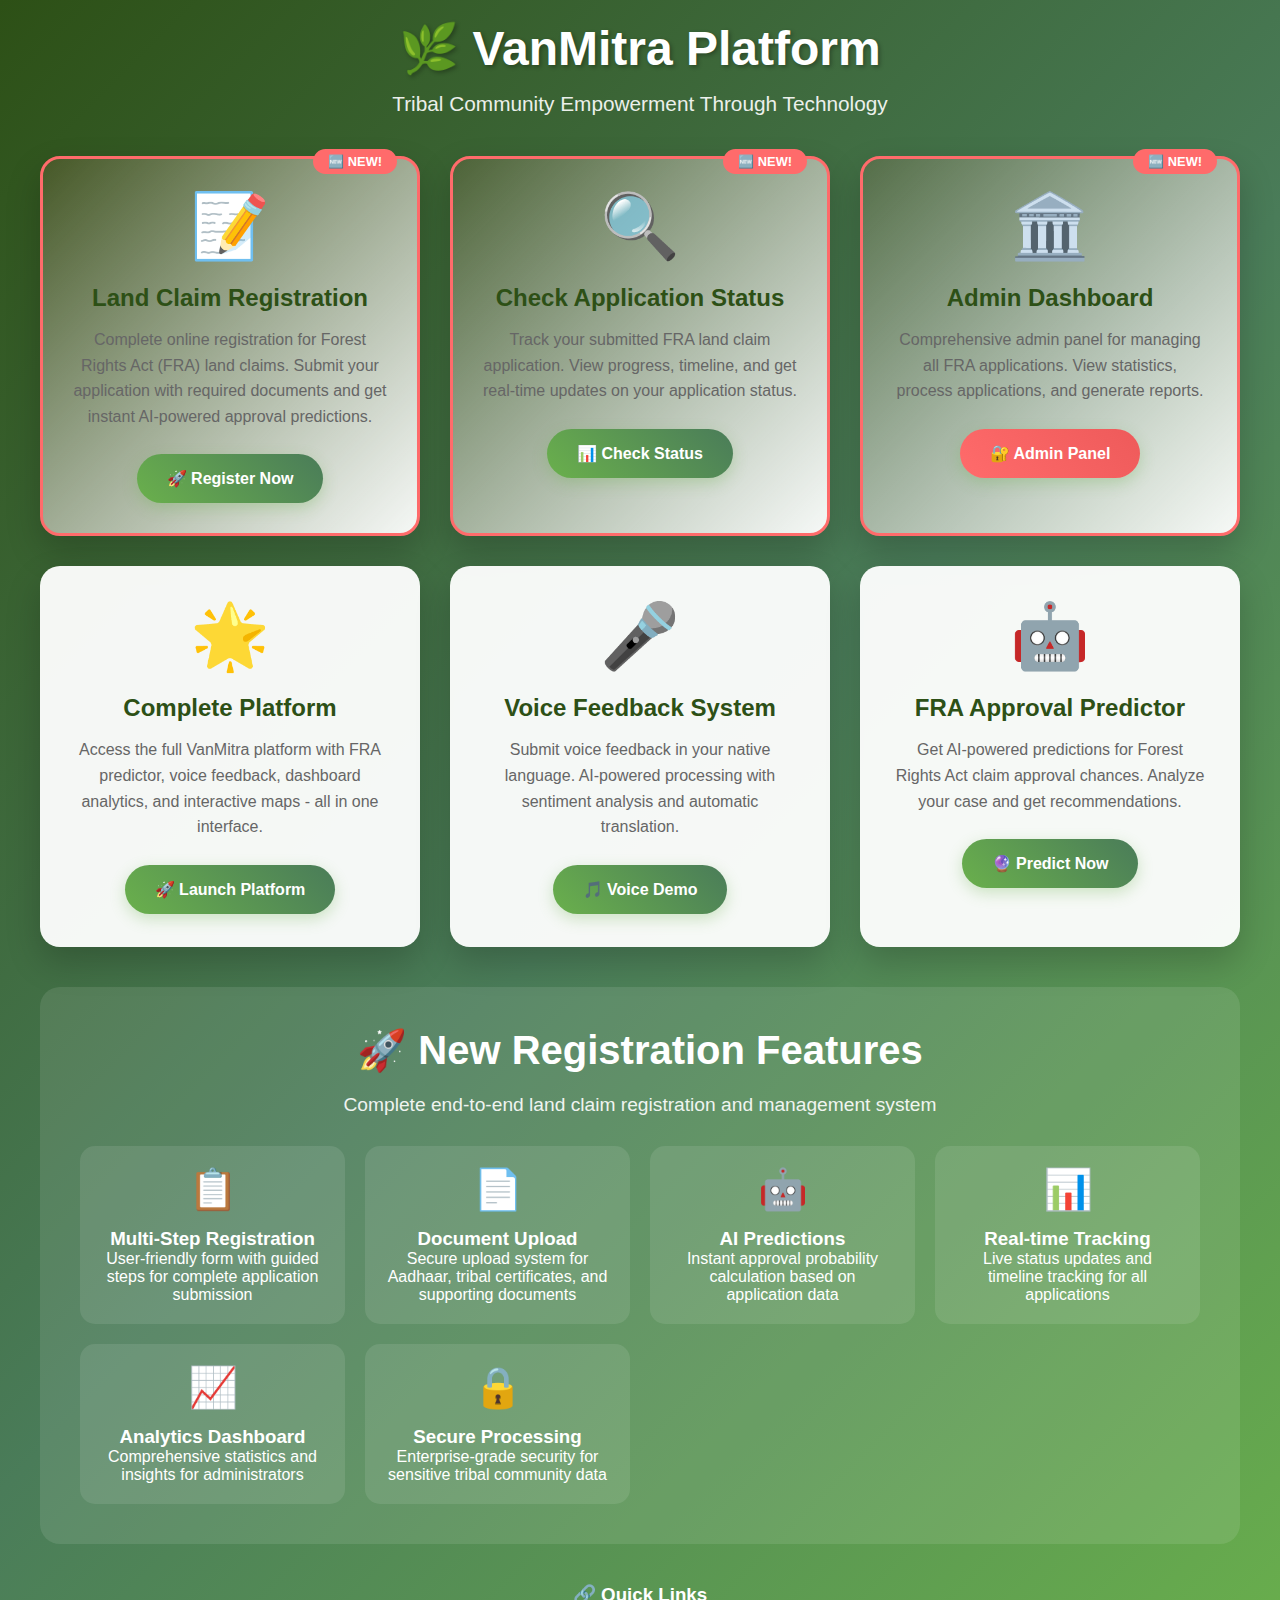
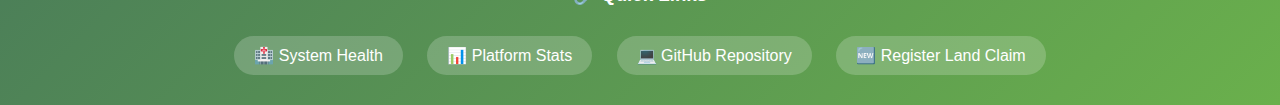
<file: navigation.html>
<!DOCTYPE html>
<html lang="en">
<head>
    <meta charset="UTF-8">
    <meta name="viewport" content="width=device-width, initial-scale=1.0">
    <title>VanMitra - Registration & Navigation</title>
    <style>
        * {
            margin: 0;
            padding: 0;
            box-sizing: border-box;
        }

        body {
            font-family: 'Segoe UI', Tahoma, Geneva, Verdana, sans-serif;
            background: linear-gradient(135deg, #2d5016 0%, #4a7c59 50%, #6ab04c 100%);
            min-height: 100vh;
            padding: 20px;
        }

        .container {
            max-width: 1200px;
            margin: 0 auto;
        }

        .header {
            text-align: center;
            color: white;
            margin-bottom: 40px;
        }

        .header h1 {
            font-size: 3em;
            margin-bottom: 15px;
            text-shadow: 2px 2px 4px rgba(0,0,0,0.3);
        }

        .header p {
            font-size: 1.3em;
            opacity: 0.9;
        }

        .navigation-grid {
            display: grid;
            grid-template-columns: repeat(auto-fit, minmax(350px, 1fr));
            gap: 30px;
            margin-bottom: 40px;
        }

        .nav-card {
            background: rgba(255, 255, 255, 0.95);
            border-radius: 20px;
            padding: 30px;
            text-align: center;
            box-shadow: 0 15px 35px rgba(0,0,0,0.2);
            transition: all 0.3s ease;
            border: 3px solid transparent;
        }

        .nav-card:hover {
            transform: translateY(-10px);
            box-shadow: 0 25px 50px rgba(0,0,0,0.3);
            border-color: #6ab04c;
        }

        .nav-card.new {
            border-color: #ff6b6b;
            background: linear-gradient(135deg, rgba(255, 107, 107, 0.1), rgba(255, 255, 255, 0.95));
        }

        .nav-card.new::before {
            content: '🆕 NEW!';
            position: absolute;
            top: -10px;
            right: 20px;
            background: #ff6b6b;
            color: white;
            padding: 5px 15px;
            border-radius: 20px;
            font-size: 0.8em;
            font-weight: bold;
        }

        .nav-card {
            position: relative;
        }

        .nav-icon {
            font-size: 4em;
            margin-bottom: 20px;
            display: block;
        }

        .nav-title {
            font-size: 1.5em;
            font-weight: bold;
            color: #2d5016;
            margin-bottom: 15px;
        }

        .nav-description {
            color: #666;
            margin-bottom: 25px;
            line-height: 1.6;
        }

        .nav-button {
            display: inline-block;
            padding: 15px 30px;
            background: linear-gradient(45deg, #6ab04c, #4a7c59);
            color: white;
            text-decoration: none;
            border-radius: 30px;
            font-weight: bold;
            transition: all 0.3s ease;
            box-shadow: 0 5px 15px rgba(106, 176, 76, 0.3);
        }

        .nav-button:hover {
            transform: translateY(-3px);
            box-shadow: 0 8px 25px rgba(106, 176, 76, 0.4);
        }

        .nav-button.admin {
            background: linear-gradient(45deg, #ff6b6b, #ee5a5a);
        }

        .nav-button.admin:hover {
            box-shadow: 0 8px 25px rgba(255, 107, 107, 0.4);
        }

        .features-section {
            background: rgba(255, 255, 255, 0.1);
            border-radius: 20px;
            padding: 40px;
            margin-bottom: 30px;
            color: white;
        }

        .features-grid {
            display: grid;
            grid-template-columns: repeat(auto-fit, minmax(250px, 1fr));
            gap: 20px;
            margin-top: 30px;
        }

        .feature-item {
            background: rgba(255, 255, 255, 0.1);
            padding: 20px;
            border-radius: 15px;
            text-align: center;
        }

        .feature-icon {
            font-size: 2.5em;
            margin-bottom: 15px;
            display: block;
        }

        .quick-links {
            text-align: center;
            margin-top: 40px;
        }

        .quick-links a {
            display: inline-block;
            margin: 10px;
            padding: 10px 20px;
            background: rgba(255, 255, 255, 0.2);
            color: white;
            text-decoration: none;
            border-radius: 25px;
            transition: all 0.3s ease;
        }

        .quick-links a:hover {
            background: rgba(255, 255, 255, 0.3);
            transform: translateY(-2px);
        }

        @media (max-width: 768px) {
            .navigation-grid {
                grid-template-columns: 1fr;
            }
            
            .header h1 {
                font-size: 2em;
            }
            
            .nav-card {
                padding: 20px;
            }
        }
    </style>
</head>
<body>
    <div class="container">
        <div class="header">
            <h1>🌿 VanMitra Platform</h1>
            <p>Tribal Community Empowerment Through Technology</p>
        </div>

        <div class="navigation-grid">
            <!-- New Registration System -->
            <div class="nav-card new">
                <div class="nav-icon">📝</div>
                <div class="nav-title">Land Claim Registration</div>
                <div class="nav-description">
                    Complete online registration for Forest Rights Act (FRA) land claims. 
                    Submit your application with required documents and get instant AI-powered approval predictions.
                </div>
                <a href="/registration" class="nav-button">🚀 Register Now</a>
            </div>

            <!-- Status Check -->
            <div class="nav-card new">
                <div class="nav-icon">🔍</div>
                <div class="nav-title">Check Application Status</div>
                <div class="nav-description">
                    Track your submitted FRA land claim application. View progress, timeline, 
                    and get real-time updates on your application status.
                </div>
                <a href="/registration/status" class="nav-button">📊 Check Status</a>
            </div>

            <!-- Admin Dashboard -->
            <div class="nav-card new">
                <div class="nav-icon">🏛️</div>
                <div class="nav-title">Admin Dashboard</div>
                <div class="nav-description">
                    Comprehensive admin panel for managing all FRA applications. 
                    View statistics, process applications, and generate reports.
                </div>
                <a href="/registration/admin" class="nav-button admin">🔐 Admin Panel</a>
            </div>

            <!-- Complete Platform -->
            <div class="nav-card">
                <div class="nav-icon">🌟</div>
                <div class="nav-title">Complete Platform</div>
                <div class="nav-description">
                    Access the full VanMitra platform with FRA predictor, voice feedback, 
                    dashboard analytics, and interactive maps - all in one interface.
                </div>
                <a href="/complete_vanmitra_full.html" class="nav-button">🚀 Launch Platform</a>
            </div>

            <!-- Voice Feedback -->
            <div class="nav-card">
                <div class="nav-icon">🎤</div>
                <div class="nav-title">Voice Feedback System</div>
                <div class="nav-description">
                    Submit voice feedback in your native language. AI-powered processing 
                    with sentiment analysis and automatic translation.
                </div>
                <a href="/api/demo" class="nav-button">🎵 Voice Demo</a>
            </div>

            <!-- FRA Predictor -->
            <div class="nav-card">
                <div class="nav-icon">🤖</div>
                <div class="nav-title">FRA Approval Predictor</div>
                <div class="nav-description">
                    Get AI-powered predictions for Forest Rights Act claim approval chances. 
                    Analyze your case and get recommendations.
                </div>
                <a href="/predict" class="nav-button">🔮 Predict Now</a>
            </div>
        </div>

        <div class="features-section">
            <h2 style="text-align: center; font-size: 2.5em; margin-bottom: 20px;">🚀 New Registration Features</h2>
            <p style="text-align: center; font-size: 1.2em; opacity: 0.9;">
                Complete end-to-end land claim registration and management system
            </p>
            
            <div class="features-grid">
                <div class="feature-item">
                    <div class="feature-icon">📋</div>
                    <h3>Multi-Step Registration</h3>
                    <p>User-friendly form with guided steps for complete application submission</p>
                </div>
                
                <div class="feature-item">
                    <div class="feature-icon">📄</div>
                    <h3>Document Upload</h3>
                    <p>Secure upload system for Aadhaar, tribal certificates, and supporting documents</p>
                </div>
                
                <div class="feature-item">
                    <div class="feature-icon">🤖</div>
                    <h3>AI Predictions</h3>
                    <p>Instant approval probability calculation based on application data</p>
                </div>
                
                <div class="feature-item">
                    <div class="feature-icon">📊</div>
                    <h3>Real-time Tracking</h3>
                    <p>Live status updates and timeline tracking for all applications</p>
                </div>
                
                <div class="feature-item">
                    <div class="feature-icon">📈</div>
                    <h3>Analytics Dashboard</h3>
                    <p>Comprehensive statistics and insights for administrators</p>
                </div>
                
                <div class="feature-item">
                    <div class="feature-icon">🔒</div>
                    <h3>Secure Processing</h3>
                    <p>Enterprise-grade security for sensitive tribal community data</p>
                </div>
            </div>
        </div>

        <div class="quick-links">
            <h3 style="color: white; margin-bottom: 20px;">🔗 Quick Links</h3>
            <a href="/health">🏥 System Health</a>
            <a href="/api/stats">📊 Platform Stats</a>
            <a href="https://github.com/sowmiiiiyaa/VanMitra">💻 GitHub Repository</a>
            <a href="/registration">🆕 Register Land Claim</a>
        </div>
    </div>

    <script>
        // Add some interactive effects
        document.addEventListener('DOMContentLoaded', function() {
            const cards = document.querySelectorAll('.nav-card');
            
            cards.forEach(card => {
                card.addEventListener('mouseenter', function() {
                    this.style.background = 'rgba(255, 255, 255, 1)';
                });
                
                card.addEventListener('mouseleave', function() {
                    if (this.classList.contains('new')) {
                        this.style.background = 'linear-gradient(135deg, rgba(255, 107, 107, 0.1), rgba(255, 255, 255, 0.95))';
                    } else {
                        this.style.background = 'rgba(255, 255, 255, 0.95)';
                    }
                });
            });
        });
    </script>
</body>
</html>
</file>
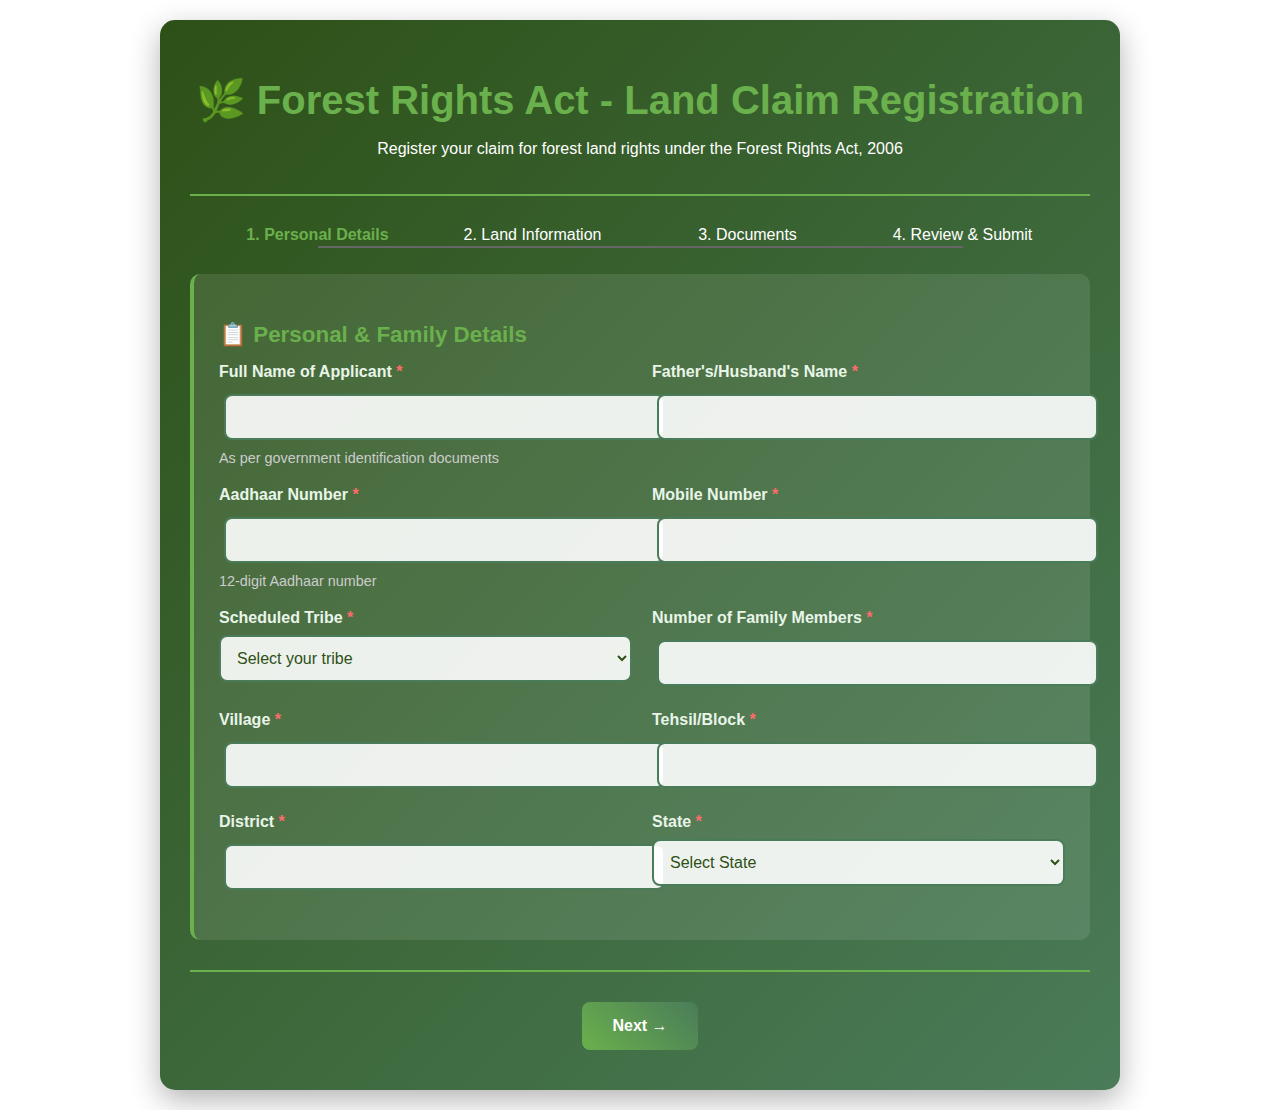
<file: registration/land_claim_registration.html>
<!DOCTYPE html>
<html lang="en">
<head>
    <meta charset="UTF-8">
    <meta name="viewport" content="width=device-width, initial-scale=1.0">
    <title>Land Claim Registration - VanMitra</title>
    <link rel="stylesheet" href="../static/css/style.css">
    <style>
        .registration-container {
            max-width: 900px;
            margin: 20px auto;
            padding: 30px;
            background: linear-gradient(135deg, #2d5016 0%, #4a7c59 100%);
            border-radius: 15px;
            box-shadow: 0 10px 30px rgba(0,0,0,0.3);
            color: white;
        }

        .form-header {
            text-align: center;
            margin-bottom: 30px;
            padding-bottom: 20px;
            border-bottom: 2px solid #6ab04c;
        }

        .form-header h1 {
            color: #6ab04c;
            margin-bottom: 10px;
            font-size: 2.5em;
        }

        .form-section {
            background: rgba(255,255,255,0.1);
            padding: 25px;
            margin: 20px 0;
            border-radius: 10px;
            border-left: 4px solid #6ab04c;
        }

        .form-section h3 {
            color: #6ab04c;
            margin-bottom: 15px;
            font-size: 1.4em;
        }

        .form-row {
            display: flex;
            gap: 20px;
            margin-bottom: 20px;
            flex-wrap: wrap;
        }

        .form-group {
            flex: 1;
            min-width: 250px;
        }

        .form-group label {
            display: block;
            margin-bottom: 8px;
            font-weight: bold;
            color: #e8f5e8;
        }

        .form-group input,
        .form-group select,
        .form-group textarea {
            width: 100%;
            padding: 12px;
            border: 2px solid #4a7c59;
            border-radius: 8px;
            background: rgba(255,255,255,0.9);
            color: #2d5016;
            font-size: 16px;
            transition: all 0.3s ease;
        }

        .form-group input:focus,
        .form-group select:focus,
        .form-group textarea:focus {
            outline: none;
            border-color: #6ab04c;
            box-shadow: 0 0 10px rgba(106, 176, 76, 0.3);
        }

        .checkbox-group {
            display: flex;
            flex-direction: column;
            gap: 10px;
        }

        .checkbox-item {
            display: flex;
            align-items: center;
            gap: 10px;
        }

        .checkbox-item input[type="checkbox"] {
            width: auto;
            transform: scale(1.2);
        }

        .file-upload {
            border: 2px dashed #6ab04c;
            padding: 30px;
            text-align: center;
            border-radius: 10px;
            background: rgba(255,255,255,0.05);
            transition: all 0.3s ease;
            cursor: pointer;
        }

        .file-upload:hover {
            background: rgba(106, 176, 76, 0.1);
            border-color: #4a7c59;
        }

        .file-upload input[type="file"] {
            display: none;
        }

        .upload-icon {
            font-size: 3em;
            color: #6ab04c;
            margin-bottom: 10px;
        }

        .btn {
            padding: 15px 30px;
            border: none;
            border-radius: 8px;
            font-size: 16px;
            font-weight: bold;
            cursor: pointer;
            transition: all 0.3s ease;
            margin: 10px;
        }

        .btn-primary {
            background: linear-gradient(45deg, #6ab04c, #4a7c59);
            color: white;
        }

        .btn-primary:hover {
            transform: translateY(-2px);
            box-shadow: 0 5px 15px rgba(106, 176, 76, 0.4);
        }

        .btn-secondary {
            background: #666;
            color: white;
        }

        .btn-secondary:hover {
            background: #555;
        }

        .form-actions {
            text-align: center;
            margin-top: 30px;
            padding-top: 20px;
            border-top: 2px solid #6ab04c;
        }

        .progress-indicator {
            display: flex;
            justify-content: space-between;
            margin-bottom: 30px;
            padding: 0 20px;
        }

        .progress-step {
            flex: 1;
            text-align: center;
            position: relative;
        }

        .progress-step.active {
            color: #6ab04c;
            font-weight: bold;
        }

        .progress-step.completed {
            color: #4a7c59;
        }

        .progress-step::after {
            content: '';
            position: absolute;
            top: 20px;
            right: -50%;
            height: 2px;
            background: #666;
            width: 100%;
        }

        .progress-step.completed::after {
            background: #6ab04c;
        }

        .progress-step:last-child::after {
            display: none;
        }

        .required {
            color: #ff6b6b;
        }

        .help-text {
            font-size: 0.9em;
            color: #ccc;
            margin-top: 5px;
        }

        .status-message {
            padding: 15px;
            border-radius: 8px;
            margin: 20px 0;
            display: none;
        }

        .status-success {
            background: rgba(106, 176, 76, 0.2);
            border: 1px solid #6ab04c;
            color: #6ab04c;
        }

        .status-error {
            background: rgba(255, 107, 107, 0.2);
            border: 1px solid #ff6b6b;
            color: #ff6b6b;
        }

        @media (max-width: 768px) {
            .form-row {
                flex-direction: column;
            }
            
            .registration-container {
                margin: 10px;
                padding: 20px;
            }
            
            .progress-indicator {
                flex-direction: column;
                gap: 10px;
            }
            
            .progress-step::after {
                display: none;
            }
        }
    </style>
</head>
<body>
    <div class="registration-container">
        <div class="form-header">
            <h1>🌿 Forest Rights Act - Land Claim Registration</h1>
            <p>Register your claim for forest land rights under the Forest Rights Act, 2006</p>
        </div>

        <div class="progress-indicator">
            <div class="progress-step active">
                <div>1. Personal Details</div>
            </div>
            <div class="progress-step">
                <div>2. Land Information</div>
            </div>
            <div class="progress-step">
                <div>3. Documents</div>
            </div>
            <div class="progress-step">
                <div>4. Review & Submit</div>
            </div>
        </div>

        <div class="status-message" id="statusMessage"></div>

        <form id="landClaimForm" enctype="multipart/form-data">
            <!-- Step 1: Personal Details -->
            <div class="form-section" id="step1">
                <h3>📋 Personal & Family Details</h3>
                
                <div class="form-row">
                    <div class="form-group">
                        <label for="applicantName">Full Name of Applicant <span class="required">*</span></label>
                        <input type="text" id="applicantName" name="applicantName" required>
                        <div class="help-text">As per government identification documents</div>
                    </div>
                    <div class="form-group">
                        <label for="fatherName">Father's/Husband's Name <span class="required">*</span></label>
                        <input type="text" id="fatherName" name="fatherName" required>
                    </div>
                </div>

                <div class="form-row">
                    <div class="form-group">
                        <label for="aadhaar">Aadhaar Number <span class="required">*</span></label>
                        <input type="text" id="aadhaar" name="aadhaar" pattern="[0-9]{12}" maxlength="12" required>
                        <div class="help-text">12-digit Aadhaar number</div>
                    </div>
                    <div class="form-group">
                        <label for="phone">Mobile Number <span class="required">*</span></label>
                        <input type="tel" id="phone" name="phone" pattern="[0-9]{10}" maxlength="10" required>
                    </div>
                </div>

                <div class="form-row">
                    <div class="form-group">
                        <label for="tribe">Scheduled Tribe <span class="required">*</span></label>
                        <select id="tribe" name="tribe" required>
                            <option value="">Select your tribe</option>
                            <option value="Gond">Gond</option>
                            <option value="Santhal">Santhal</option>
                            <option value="Oraon">Oraon</option>
                            <option value="Munda">Munda</option>
                            <option value="Bhil">Bhil</option>
                            <option value="Kol">Kol</option>
                            <option value="Baiga">Baiga</option>
                            <option value="Korku">Korku</option>
                            <option value="Other">Other (specify in remarks)</option>
                        </select>
                    </div>
                    <div class="form-group">
                        <label for="familyMembers">Number of Family Members <span class="required">*</span></label>
                        <input type="number" id="familyMembers" name="familyMembers" min="1" max="50" required>
                    </div>
                </div>

                <div class="form-row">
                    <div class="form-group">
                        <label for="village">Village <span class="required">*</span></label>
                        <input type="text" id="village" name="village" required>
                    </div>
                    <div class="form-group">
                        <label for="tehsil">Tehsil/Block <span class="required">*</span></label>
                        <input type="text" id="tehsil" name="tehsil" required>
                    </div>
                </div>

                <div class="form-row">
                    <div class="form-group">
                        <label for="district">District <span class="required">*</span></label>
                        <input type="text" id="district" name="district" required>
                    </div>
                    <div class="form-group">
                        <label for="state">State <span class="required">*</span></label>
                        <select id="state" name="state" required>
                            <option value="">Select State</option>
                            <option value="Andhra Pradesh">Andhra Pradesh</option>
                            <option value="Assam">Assam</option>
                            <option value="Bihar">Bihar</option>
                            <option value="Chhattisgarh">Chhattisgarh</option>
                            <option value="Gujarat">Gujarat</option>
                            <option value="Himachal Pradesh">Himachal Pradesh</option>
                            <option value="Jharkhand">Jharkhand</option>
                            <option value="Karnataka">Karnataka</option>
                            <option value="Kerala">Kerala</option>
                            <option value="Madhya Pradesh">Madhya Pradesh</option>
                            <option value="Maharashtra">Maharashtra</option>
                            <option value="Manipur">Manipur</option>
                            <option value="Meghalaya">Meghalaya</option>
                            <option value="Mizoram">Mizoram</option>
                            <option value="Nagaland">Nagaland</option>
                            <option value="Odisha">Odisha</option>
                            <option value="Rajasthan">Rajasthan</option>
                            <option value="Tamil Nadu">Tamil Nadu</option>
                            <option value="Telangana">Telangana</option>
                            <option value="Tripura">Tripura</option>
                            <option value="Uttarakhand">Uttarakhand</option>
                            <option value="West Bengal">West Bengal</option>
                        </select>
                    </div>
                </div>
            </div>

            <!-- Step 2: Land Information -->
            <div class="form-section" id="step2" style="display: none;">
                <h3>🗺️ Land & Forest Details</h3>
                
                <div class="form-row">
                    <div class="form-group">
                        <label for="claimType">Type of Claim <span class="required">*</span></label>
                        <select id="claimType" name="claimType" required>
                            <option value="">Select claim type</option>
                            <option value="Individual Forest Rights">Individual Forest Rights (IFR)</option>
                            <option value="Community Forest Rights">Community Forest Rights (CFR)</option>
                            <option value="Community Forest Resource Rights">Community Forest Resource Rights</option>
                            <option value="Habitat Rights">Habitat Rights (for PVTGs)</option>
                        </select>
                    </div>
                    <div class="form-group">
                        <label for="landArea">Land Area (in Hectares) <span class="required">*</span></label>
                        <input type="number" id="landArea" name="landArea" step="0.01" min="0.01" required>
                        <div class="help-text">Maximum 4 hectares for individual claims</div>
                    </div>
                </div>

                <div class="form-row">
                    <div class="form-group">
                        <label for="occupationSince">Occupation Since (Year) <span class="required">*</span></label>
                        <input type="number" id="occupationSince" name="occupationSince" min="1900" max="2006" required>
                        <div class="help-text">Must be before 13th December 2005</div>
                    </div>
                    <div class="form-group">
                        <label for="forestType">Type of Forest <span class="required">*</span></label>
                        <select id="forestType" name="forestType" required>
                            <option value="">Select forest type</option>
                            <option value="Reserved Forest">Reserved Forest</option>
                            <option value="Protected Forest">Protected Forest</option>
                            <option value="Government Forest Land">Government Forest Land</option>
                            <option value="Deemed Forest">Deemed Forest</option>
                        </select>
                    </div>
                </div>

                <div class="form-row">
                    <div class="form-group">
                        <label for="surveyNumber">Survey Number/Khasra Number</label>
                        <input type="text" id="surveyNumber" name="surveyNumber">
                        <div class="help-text">If available from revenue records</div>
                    </div>
                    <div class="form-group">
                        <label for="boundaries">Land Boundaries Description</label>
                        <textarea id="boundaries" name="boundaries" rows="3" placeholder="North: ..., South: ..., East: ..., West: ..."></textarea>
                    </div>
                </div>

                <div class="form-group">
                    <label>Purpose of Land Use <span class="required">*</span></label>
                    <div class="checkbox-group">
                        <div class="checkbox-item">
                            <input type="checkbox" id="agriculture" name="landUse" value="agriculture">
                            <label for="agriculture">Agriculture/Cultivation</label>
                        </div>
                        <div class="checkbox-item">
                            <input type="checkbox" id="habitation" name="landUse" value="habitation">
                            <label for="habitation">Habitation/Residence</label>
                        </div>
                        <div class="checkbox-item">
                            <input type="checkbox" id="grazing" name="landUse" value="grazing">
                            <label for="grazing">Grazing</label>
                        </div>
                        <div class="checkbox-item">
                            <input type="checkbox" id="ntfp" name="landUse" value="ntfp">
                            <label for="ntfp">Collection of NTFP (Non-Timber Forest Produce)</label>
                        </div>
                        <div class="checkbox-item">
                            <input type="checkbox" id="other" name="landUse" value="other">
                            <label for="other">Other (specify in remarks)</label>
                        </div>
                    </div>
                </div>
            </div>

            <!-- Step 3: Documents -->
            <div class="form-section" id="step3" style="display: none;">
                <h3>📄 Required Documents Upload</h3>
                
                <div class="form-group">
                    <label>Aadhaar Card <span class="required">*</span></label>
                    <div class="file-upload" onclick="document.getElementById('aadhaarDoc').click()">
                        <div class="upload-icon">📄</div>
                        <div>Click to upload Aadhaar Card (PDF/JPG/PNG)</div>
                        <input type="file" id="aadhaarDoc" name="aadhaarDoc" accept=".pdf,.jpg,.jpeg,.png" required>
                    </div>
                </div>

                <div class="form-group">
                    <label>Tribal Certificate <span class="required">*</span></label>
                    <div class="file-upload" onclick="document.getElementById('tribalCert').click()">
                        <div class="upload-icon">🏛️</div>
                        <div>Click to upload Tribal Certificate (PDF/JPG/PNG)</div>
                        <input type="file" id="tribalCert" name="tribalCert" accept=".pdf,.jpg,.jpeg,.png" required>
                    </div>
                </div>

                <div class="form-group">
                    <label>Land Occupation Proof</label>
                    <div class="file-upload" onclick="document.getElementById('occupationProof').click()">
                        <div class="upload-icon">🗺️</div>
                        <div>Revenue records, old maps, or any proof of occupation (PDF/JPG/PNG)</div>
                        <input type="file" id="occupationProof" name="occupationProof" accept=".pdf,.jpg,.jpeg,.png">
                    </div>
                </div>

                <div class="form-group">
                    <label>Passport Size Photograph <span class="required">*</span></label>
                    <div class="file-upload" onclick="document.getElementById('photograph').click()">
                        <div class="upload-icon">📸</div>
                        <div>Click to upload recent photograph (JPG/PNG)</div>
                        <input type="file" id="photograph" name="photograph" accept=".jpg,.jpeg,.png" required>
                    </div>
                </div>

                <div class="form-group">
                    <label>Additional Supporting Documents</label>
                    <div class="file-upload" onclick="document.getElementById('additionalDocs').click()">
                        <div class="upload-icon">📎</div>
                        <div>Any additional supporting documents (Multiple files allowed)</div>
                        <input type="file" id="additionalDocs" name="additionalDocs" accept=".pdf,.jpg,.jpeg,.png" multiple>
                    </div>
                </div>
            </div>

            <!-- Step 4: Review & Submit -->
            <div class="form-section" id="step4" style="display: none;">
                <h3>✅ Review & Declaration</h3>
                
                <div class="form-group">
                    <label for="remarks">Additional Remarks/Comments</label>
                    <textarea id="remarks" name="remarks" rows="4" placeholder="Any additional information you would like to provide..."></textarea>
                </div>

                <div class="form-group">
                    <div class="checkbox-item">
                        <input type="checkbox" id="declaration" name="declaration" required>
                        <label for="declaration">
                            <strong>Declaration:</strong> I hereby declare that the information provided above is true and correct to the best of my knowledge. I understand that any false information may lead to rejection of my claim and legal consequences.
                        </label>
                    </div>
                </div>

                <div class="form-group">
                    <div class="checkbox-item">
                        <input type="checkbox" id="consent" name="consent" required>
                        <label for="consent">
                            I consent to the processing of my personal data for the purpose of FRA claim processing and authorize the concerned authorities to verify the information provided.
                        </label>
                    </div>
                </div>

                <div id="reviewSummary" style="background: rgba(255,255,255,0.1); padding: 20px; border-radius: 8px; margin: 20px 0;">
                    <h4>📋 Application Summary</h4>
                    <div id="summaryContent"></div>
                </div>
            </div>

            <div class="form-actions">
                <button type="button" class="btn btn-secondary" id="prevBtn" onclick="changeStep(-1)" style="display: none;">← Previous</button>
                <button type="button" class="btn btn-primary" id="nextBtn" onclick="changeStep(1)">Next →</button>
                <button type="submit" class="btn btn-primary" id="submitBtn" style="display: none;">🚀 Submit Application</button>
            </div>
        </form>
    </div>

    <script>
        let currentStep = 1;
        const totalSteps = 4;

        function changeStep(direction) {
            if (direction === 1 && !validateCurrentStep()) {
                return;
            }

            // Hide current step
            document.getElementById(`step${currentStep}`).style.display = 'none';
            
            // Update current step
            currentStep += direction;
            
            // Show new step
            document.getElementById(`step${currentStep}`).style.display = 'block';
            
            // Update progress indicator
            updateProgressIndicator();
            
            // Update navigation buttons
            updateNavigation();
            
            // Generate summary if on review step
            if (currentStep === 4) {
                generateSummary();
            }
        }

        function updateProgressIndicator() {
            const steps = document.querySelectorAll('.progress-step');
            steps.forEach((step, index) => {
                step.classList.remove('active', 'completed');
                if (index + 1 < currentStep) {
                    step.classList.add('completed');
                } else if (index + 1 === currentStep) {
                    step.classList.add('active');
                }
            });
        }

        function updateNavigation() {
            const prevBtn = document.getElementById('prevBtn');
            const nextBtn = document.getElementById('nextBtn');
            const submitBtn = document.getElementById('submitBtn');
            
            prevBtn.style.display = currentStep > 1 ? 'inline-block' : 'none';
            nextBtn.style.display = currentStep < totalSteps ? 'inline-block' : 'none';
            submitBtn.style.display = currentStep === totalSteps ? 'inline-block' : 'none';
        }

        function validateCurrentStep() {
            const currentStepElement = document.getElementById(`step${currentStep}`);
            const requiredFields = currentStepElement.querySelectorAll('[required]');
            
            for (let field of requiredFields) {
                if (!field.value.trim()) {
                    field.focus();
                    showMessage('Please fill all required fields before proceeding.', 'error');
                    return false;
                }
            }
            
            // Additional validations
            if (currentStep === 1) {
                const aadhaar = document.getElementById('aadhaar').value;
                if (aadhaar.length !== 12 || !/^\d{12}$/.test(aadhaar)) {
                    showMessage('Please enter a valid 12-digit Aadhaar number.', 'error');
                    return false;
                }
                
                const phone = document.getElementById('phone').value;
                if (phone.length !== 10 || !/^\d{10}$/.test(phone)) {
                    showMessage('Please enter a valid 10-digit mobile number.', 'error');
                    return false;
                }
            }
            
            if (currentStep === 2) {
                const landArea = parseFloat(document.getElementById('landArea').value);
                const claimType = document.getElementById('claimType').value;
                
                if (claimType === 'Individual Forest Rights' && landArea > 4) {
                    showMessage('Individual claims cannot exceed 4 hectares.', 'error');
                    return false;
                }
                
                const occupationSince = parseInt(document.getElementById('occupationSince').value);
                if (occupationSince > 2005) {
                    showMessage('Occupation must be before 13th December 2005.', 'error');
                    return false;
                }
                
                const landUseChecked = document.querySelectorAll('input[name="landUse"]:checked');
                if (landUseChecked.length === 0) {
                    showMessage('Please select at least one purpose of land use.', 'error');
                    return false;
                }
            }
            
            return true;
        }

        function generateSummary() {
            const form = document.getElementById('landClaimForm');
            const formData = new FormData(form);
            let summary = '';
            
            summary += `<strong>Applicant:</strong> ${formData.get('applicantName')}<br>`;
            summary += `<strong>Father's Name:</strong> ${formData.get('fatherName')}<br>`;
            summary += `<strong>Tribe:</strong> ${formData.get('tribe')}<br>`;
            summary += `<strong>Village:</strong> ${formData.get('village')}, ${formData.get('district')}, ${formData.get('state')}<br>`;
            summary += `<strong>Family Members:</strong> ${formData.get('familyMembers')}<br><br>`;
            
            summary += `<strong>Claim Type:</strong> ${formData.get('claimType')}<br>`;
            summary += `<strong>Land Area:</strong> ${formData.get('landArea')} hectares<br>`;
            summary += `<strong>Occupation Since:</strong> ${formData.get('occupationSince')}<br>`;
            summary += `<strong>Forest Type:</strong> ${formData.get('forestType')}<br><br>`;
            
            const landUseChecked = document.querySelectorAll('input[name="landUse"]:checked');
            const landUses = Array.from(landUseChecked).map(cb => cb.nextElementSibling.textContent).join(', ');
            summary += `<strong>Land Use:</strong> ${landUses}<br>`;
            
            document.getElementById('summaryContent').innerHTML = summary;
        }

        function showMessage(message, type) {
            const messageDiv = document.getElementById('statusMessage');
            messageDiv.textContent = message;
            messageDiv.className = `status-message status-${type}`;
            messageDiv.style.display = 'block';
            
            setTimeout(() => {
                messageDiv.style.display = 'none';
            }, 5000);
        }

        // Form submission
        document.getElementById('landClaimForm').addEventListener('submit', function(e) {
            e.preventDefault();
            
            if (!validateCurrentStep()) {
                return;
            }
            
            const formData = new FormData(this);
            
            // Simulate form submission
            showMessage('Submitting your application...', 'success');
            
            setTimeout(() => {
                const applicationId = 'FRA' + Date.now();
                showMessage(`Application submitted successfully! Your Application ID is: ${applicationId}. You will receive an SMS confirmation shortly.`, 'success');
                
                // Reset form after successful submission
                setTimeout(() => {
                    if (confirm('Application submitted successfully! Would you like to submit another application?')) {
                        location.reload();
                    }
                }, 3000);
            }, 2000);
        });

        // File upload feedback
        document.querySelectorAll('input[type="file"]').forEach(input => {
            input.addEventListener('change', function() {
                const uploadDiv = this.parentElement;
                const fileCount = this.files.length;
                
                if (fileCount > 0) {
                    uploadDiv.style.borderColor = '#6ab04c';
                    uploadDiv.style.background = 'rgba(106, 176, 76, 0.1)';
                    
                    const fileNames = Array.from(this.files).map(f => f.name).join(', ');
                    uploadDiv.querySelector('div:last-child').textContent = `Selected: ${fileNames}`;
                }
            });
        });

        // Initialize
        updateProgressIndicator();
        updateNavigation();
    </script>
</body>
</html>
</file>
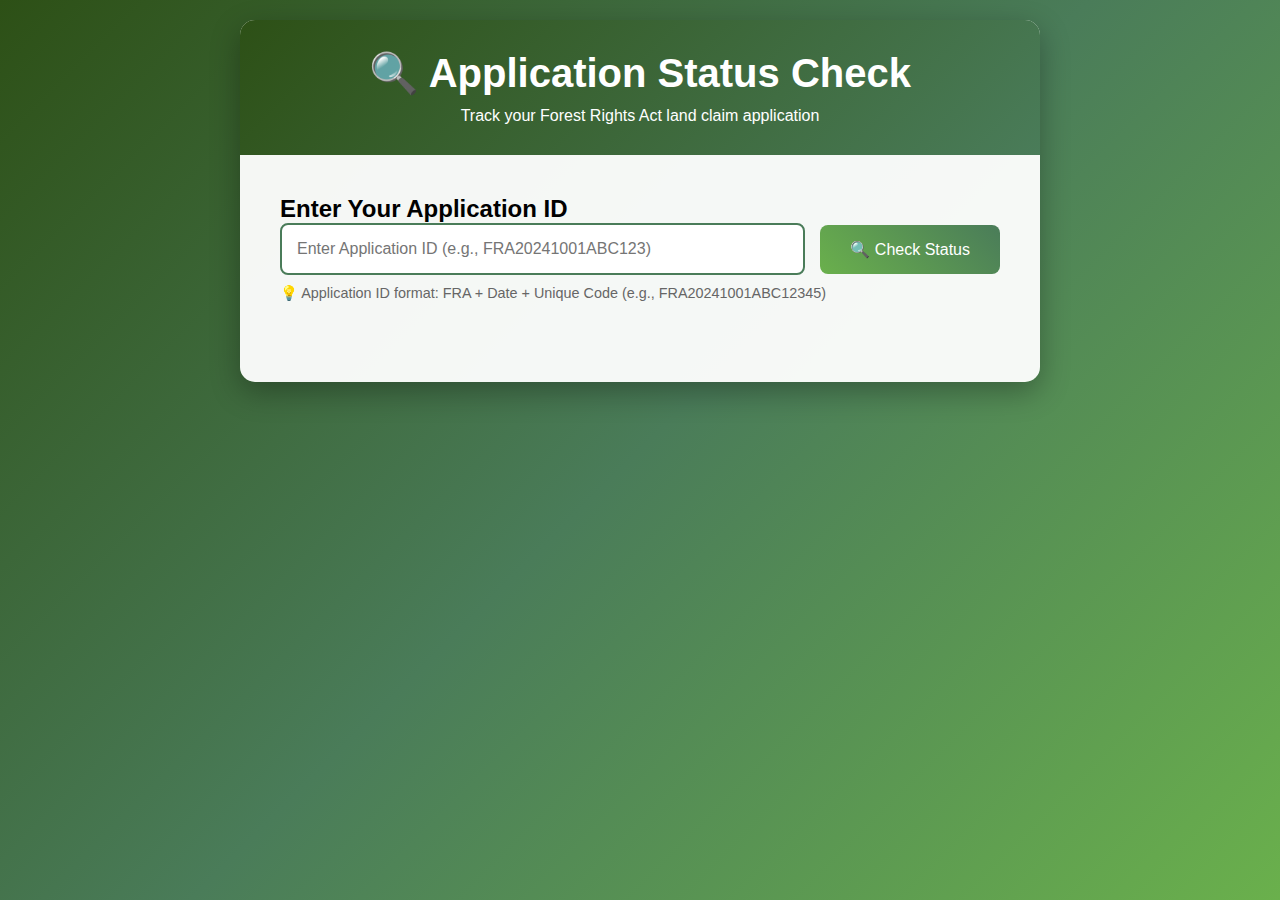
<file: registration/status_check.html>
<!DOCTYPE html>
<html lang="en">
<head>
    <meta charset="UTF-8">
    <meta name="viewport" content="width=device-width, initial-scale=1.0">
    <title>Application Status - VanMitra</title>
    <style>
        * {
            margin: 0;
            padding: 0;
            box-sizing: border-box;
        }

        body {
            font-family: 'Segoe UI', Tahoma, Geneva, Verdana, sans-serif;
            background: linear-gradient(135deg, #2d5016 0%, #4a7c59 50%, #6ab04c 100%);
            min-height: 100vh;
            padding: 20px;
        }

        .container {
            max-width: 800px;
            margin: 0 auto;
            background: rgba(255, 255, 255, 0.95);
            border-radius: 15px;
            box-shadow: 0 10px 30px rgba(0,0,0,0.3);
            overflow: hidden;
        }

        .header {
            background: linear-gradient(135deg, #2d5016, #4a7c59);
            color: white;
            padding: 30px;
            text-align: center;
        }

        .header h1 {
            font-size: 2.5em;
            margin-bottom: 10px;
        }

        .content {
            padding: 40px;
        }

        .search-section {
            margin-bottom: 40px;
        }

        .search-form {
            display: flex;
            gap: 15px;
            align-items: center;
            flex-wrap: wrap;
        }

        .search-input {
            flex: 1;
            min-width: 250px;
            padding: 15px;
            border: 2px solid #4a7c59;
            border-radius: 8px;
            font-size: 16px;
        }

        .search-btn {
            padding: 15px 30px;
            background: linear-gradient(45deg, #6ab04c, #4a7c59);
            color: white;
            border: none;
            border-radius: 8px;
            font-size: 16px;
            cursor: pointer;
            transition: transform 0.3s ease;
        }

        .search-btn:hover {
            transform: translateY(-2px);
        }

        .status-card {
            display: none;
            background: #f8f9fa;
            border-radius: 10px;
            padding: 30px;
            margin-top: 30px;
            border-left: 5px solid #6ab04c;
        }

        .status-header {
            display: flex;
            justify-content: space-between;
            align-items: center;
            margin-bottom: 25px;
            flex-wrap: wrap;
            gap: 15px;
        }

        .application-id {
            font-size: 1.5em;
            font-weight: bold;
            color: #2d5016;
        }

        .status-badge {
            padding: 8px 16px;
            border-radius: 20px;
            font-weight: bold;
            text-transform: uppercase;
            font-size: 0.9em;
        }

        .status-submitted {
            background: #e3f2fd;
            color: #1976d2;
        }

        .status-under-review {
            background: #fff3e0;
            color: #f57c00;
        }

        .status-approved {
            background: #e8f5e9;
            color: #388e3c;
        }

        .status-rejected {
            background: #ffebee;
            color: #d32f2f;
        }

        .details-grid {
            display: grid;
            grid-template-columns: repeat(auto-fit, minmax(250px, 1fr));
            gap: 20px;
            margin-bottom: 30px;
        }

        .detail-item {
            background: white;
            padding: 15px;
            border-radius: 8px;
            border: 1px solid #e0e0e0;
        }

        .detail-label {
            font-weight: bold;
            color: #666;
            font-size: 0.9em;
            margin-bottom: 5px;
        }

        .detail-value {
            font-size: 1.1em;
            color: #333;
        }

        .timeline {
            margin-top: 30px;
        }

        .timeline-title {
            font-size: 1.3em;
            font-weight: bold;
            color: #2d5016;
            margin-bottom: 20px;
        }

        .timeline-item {
            display: flex;
            align-items: center;
            margin-bottom: 15px;
            padding: 15px;
            background: white;
            border-radius: 8px;
            border-left: 4px solid #6ab04c;
        }

        .timeline-icon {
            width: 40px;
            height: 40px;
            border-radius: 50%;
            background: #6ab04c;
            color: white;
            display: flex;
            align-items: center;
            justify-content: center;
            margin-right: 15px;
            font-weight: bold;
        }

        .timeline-content {
            flex: 1;
        }

        .timeline-title-text {
            font-weight: bold;
            color: #333;
            margin-bottom: 5px;
        }

        .timeline-date {
            color: #666;
            font-size: 0.9em;
        }

        .prediction-section {
            background: linear-gradient(135deg, #e8f5e9, #f1f8e9);
            padding: 20px;
            border-radius: 10px;
            margin-top: 20px;
            border: 2px solid #6ab04c;
        }

        .prediction-title {
            font-size: 1.2em;
            font-weight: bold;
            color: #2d5016;
            margin-bottom: 15px;
        }

        .probability-display {
            font-size: 2em;
            font-weight: bold;
            color: #4a7c59;
            text-align: center;
            margin: 15px 0;
        }

        .recommendation {
            background: rgba(255,255,255,0.8);
            padding: 15px;
            border-radius: 8px;
            font-style: italic;
            color: #333;
        }

        .error-message {
            background: #ffebee;
            color: #d32f2f;
            padding: 20px;
            border-radius: 8px;
            margin-top: 20px;
            border-left: 4px solid #d32f2f;
        }

        .loading {
            text-align: center;
            padding: 40px;
            font-size: 1.2em;
            color: #666;
        }

        .spinner {
            border: 4px solid #f3f3f3;
            border-top: 4px solid #6ab04c;
            border-radius: 50%;
            width: 40px;
            height: 40px;
            animation: spin 1s linear infinite;
            margin: 20px auto;
        }

        @keyframes spin {
            0% { transform: rotate(0deg); }
            100% { transform: rotate(360deg); }
        }

        .back-btn {
            display: inline-block;
            margin-top: 30px;
            padding: 12px 24px;
            background: #666;
            color: white;
            text-decoration: none;
            border-radius: 8px;
            transition: background 0.3s ease;
        }

        .back-btn:hover {
            background: #555;
        }

        @media (max-width: 768px) {
            .details-grid {
                grid-template-columns: 1fr;
            }
            
            .status-header {
                flex-direction: column;
                align-items: start;
            }
            
            .search-form {
                flex-direction: column;
            }
            
            .search-input {
                min-width: 100%;
            }
        }
    </style>
</head>
<body>
    <div class="container">
        <div class="header">
            <h1>🔍 Application Status Check</h1>
            <p>Track your Forest Rights Act land claim application</p>
        </div>
        
        <div class="content">
            <div class="search-section">
                <h2>Enter Your Application ID</h2>
                <div class="search-form">
                    <input type="text" 
                           id="applicationId" 
                           class="search-input" 
                           placeholder="Enter Application ID (e.g., FRA20241001ABC123)"
                           pattern="FRA[0-9]{8}[A-Z0-9]{8}">
                    <button onclick="checkStatus()" class="search-btn">🔍 Check Status</button>
                </div>
                <div class="help-text" style="margin-top: 10px; color: #666; font-size: 0.9em;">
                    💡 Application ID format: FRA + Date + Unique Code (e.g., FRA20241001ABC12345)
                </div>
            </div>

            <div id="loadingSection" class="loading" style="display: none;">
                <div class="spinner"></div>
                <div>Checking application status...</div>
            </div>

            <div id="statusCard" class="status-card">
                <!-- Status content will be dynamically loaded here -->
            </div>

            <div id="errorMessage" class="error-message" style="display: none;">
                <!-- Error messages will be shown here -->
            </div>
        </div>
    </div>

    <script>
        function checkStatus() {
            const applicationId = document.getElementById('applicationId').value.trim();
            
            if (!applicationId) {
                showError('Please enter your Application ID');
                return;
            }
            
            // Validate format
            const pattern = /^FRA\d{8}[A-Z0-9]{8}$/;
            if (!pattern.test(applicationId)) {
                showError('Invalid Application ID format. Please check and try again.');
                return;
            }
            
            showLoading(true);
            hideError();
            hideStatusCard();
            
            // Simulate API call (replace with actual API endpoint)
            fetch(`/api/check-status/${applicationId}`)
                .then(response => response.json())
                .then(data => {
                    showLoading(false);
                    
                    if (data.success) {
                        displayStatus(data.application);
                    } else {
                        showError(data.message || 'Application not found');
                    }
                })
                .catch(error => {
                    showLoading(false);
                    
                    // For demo purposes, show sample data if API fails
                    if (applicationId.startsWith('FRA')) {
                        displaySampleStatus(applicationId);
                    } else {
                        showError('Unable to check status. Please try again later.');
                    }
                });
        }
        
        function displaySampleStatus(applicationId) {
            // Sample data for demonstration
            const sampleData = {
                application_id: applicationId,
                submission_date: new Date().toISOString(),
                status: 'under_review',
                personal_details: {
                    applicant_name: 'Sample Applicant',
                    father_name: 'Sample Father',
                    tribe: 'Gond',
                    family_members: 5,
                    address: {
                        village: 'Sample Village',
                        district: 'Sample District',
                        state: 'Madhya Pradesh'
                    }
                },
                land_details: {
                    claim_type: 'Individual Forest Rights',
                    land_area: 2.5,
                    occupation_since: 1995,
                    forest_type: 'Reserved Forest'
                },
                prediction: {
                    probability: 0.74,
                    percentage: '74.0%',
                    assessment: 'High',
                    recommendation: 'Strong case with good approval chances. Ensure all documents are complete.'
                }
            };
            
            displayStatus(sampleData);
        }
        
        function displayStatus(application) {
            const statusCard = document.getElementById('statusCard');
            
            const submissionDate = new Date(application.submission_date).toLocaleDateString('en-IN');
            const statusClass = `status-${application.status.replace('_', '-')}`;
            const statusText = application.status.replace('_', ' ').toUpperCase();
            
            statusCard.innerHTML = `
                <div class="status-header">
                    <div class="application-id">Application: ${application.application_id}</div>
                    <div class="status-badge ${statusClass}">${statusText}</div>
                </div>
                
                <div class="details-grid">
                    <div class="detail-item">
                        <div class="detail-label">Applicant Name</div>
                        <div class="detail-value">${application.personal_details.applicant_name}</div>
                    </div>
                    <div class="detail-item">
                        <div class="detail-label">Submission Date</div>
                        <div class="detail-value">${submissionDate}</div>
                    </div>
                    <div class="detail-item">
                        <div class="detail-label">Claim Type</div>
                        <div class="detail-value">${application.land_details.claim_type}</div>
                    </div>
                    <div class="detail-item">
                        <div class="detail-label">Land Area</div>
                        <div class="detail-value">${application.land_details.land_area} hectares</div>
                    </div>
                    <div class="detail-item">
                        <div class="detail-label">Village</div>
                        <div class="detail-value">${application.personal_details.address.village}</div>
                    </div>
                    <div class="detail-item">
                        <div class="detail-label">Family Members</div>
                        <div class="detail-value">${application.personal_details.family_members}</div>
                    </div>
                </div>
                
                ${application.prediction ? `
                    <div class="prediction-section">
                        <div class="prediction-title">🤖 AI Approval Prediction</div>
                        <div class="probability-display">${application.prediction.percentage}</div>
                        <div style="text-align: center; margin-bottom: 15px; font-weight: bold; color: #4a7c59;">
                            Assessment: ${application.prediction.assessment}
                        </div>
                        <div class="recommendation">
                            💡 ${application.prediction.recommendation}
                        </div>
                    </div>
                ` : ''}
                
                <div class="timeline">
                    <div class="timeline-title">📅 Application Timeline</div>
                    ${generateTimeline(application)}
                </div>
                
                <a href="../registration/land_claim_registration.html" class="back-btn">← Submit New Application</a>
            `;
            
            statusCard.style.display = 'block';
        }
        
        function generateTimeline(application) {
            const timeline = [
                {
                    icon: '📝',
                    title: 'Application Submitted',
                    date: new Date(application.submission_date).toLocaleDateString('en-IN'),
                    completed: true
                }
            ];
            
            // Add timeline items based on status
            if (application.status === 'under_review' || application.status === 'approved' || application.status === 'rejected') {
                timeline.push({
                    icon: '👥',
                    title: 'Gram Sabha Verification',
                    date: 'In Progress',
                    completed: application.status !== 'submitted'
                });
            }
            
            if (application.status === 'approved' || application.status === 'rejected') {
                timeline.push({
                    icon: '🏛️',
                    title: 'SDLC Review',
                    date: 'Completed',
                    completed: true
                });
                
                timeline.push({
                    icon: application.status === 'approved' ? '✅' : '❌',
                    title: application.status === 'approved' ? 'Application Approved' : 'Application Rejected',
                    date: 'Final Decision',
                    completed: true
                });
            }
            
            return timeline.map(item => `
                <div class="timeline-item" style="opacity: ${item.completed ? '1' : '0.6'}">
                    <div class="timeline-icon">${item.icon}</div>
                    <div class="timeline-content">
                        <div class="timeline-title-text">${item.title}</div>
                        <div class="timeline-date">${item.date}</div>
                    </div>
                </div>
            `).join('');
        }
        
        function showLoading(show) {
            document.getElementById('loadingSection').style.display = show ? 'block' : 'none';
        }
        
        function showError(message) {
            const errorDiv = document.getElementById('errorMessage');
            errorDiv.textContent = message;
            errorDiv.style.display = 'block';
        }
        
        function hideError() {
            document.getElementById('errorMessage').style.display = 'none';
        }
        
        function hideStatusCard() {
            document.getElementById('statusCard').style.display = 'none';
        }
        
        // Allow Enter key to trigger search
        document.getElementById('applicationId').addEventListener('keypress', function(event) {
            if (event.key === 'Enter') {
                checkStatus();
            }
        });
        
        // Auto-format application ID as user types
        document.getElementById('applicationId').addEventListener('input', function(event) {
            let value = event.target.value.toUpperCase();
            
            // Remove any non-alphanumeric characters except the pattern
            value = value.replace(/[^A-Z0-9]/g, '');
            
            // Ensure it starts with FRA
            if (value && !value.startsWith('FRA')) {
                if ('FRA'.startsWith(value)) {
                    value = 'FRA';
                } else {
                    value = 'FRA' + value.replace('FRA', '');
                }
            }
            
            event.target.value = value;
        });
    </script>
</body>
</html>
</file>
<file: static/css/style.css>
body {
  font-family: Arial, sans-serif;
  margin: 20px;
}

#map {
  height: 300px;
  width: 100%;
  margin-bottom: 20px;
}

textarea, input {
  padding: 8px;
  margin: 5px;
}
</file>
